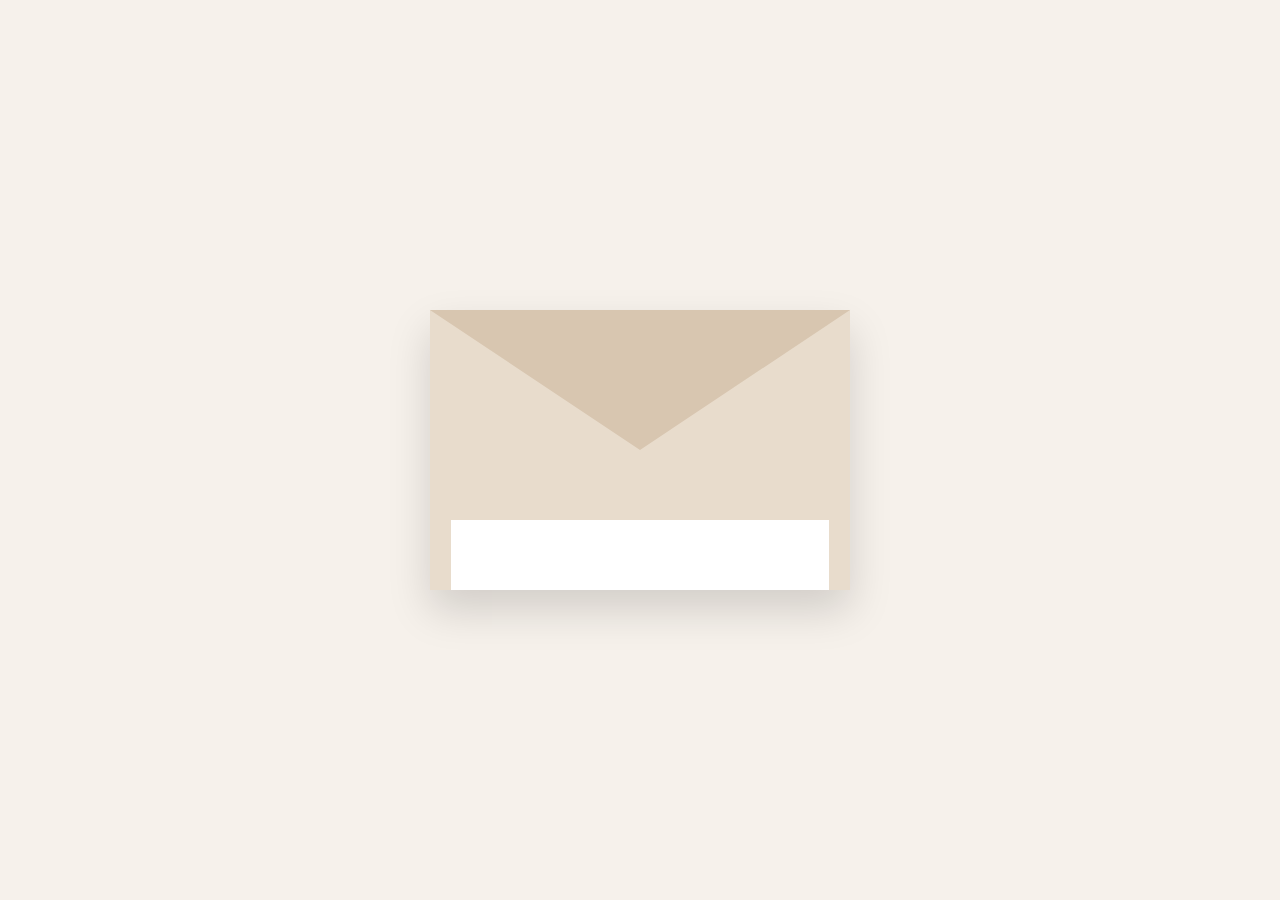
<file: index.html>
<!DOCTYPE html>
<html lang="de">
<head>
  <meta charset="UTF-8">
  <title>Invite</title>
  <meta name="viewport" content="width=device-width, initial-scale=1">
  <link rel="stylesheet" href="1.css">
</head>

<body class="start-page">

<div class="container">
  <div class="envelope" onclick="openEnvelope()">
    <div class="flap"></div>

    <!-- letter starts INSIDE -->
    <div class="letter">
      <p>You're invited</p>
    </div>
  </div>
</div>

<script>
  function openEnvelope() {
    const env = document.querySelector(".envelope");
    env.classList.add("open");
    setTimeout(() => {
      window.location.href = "two.html";
    }, 2100);
  }
</script>

</body>
</html>
</file>
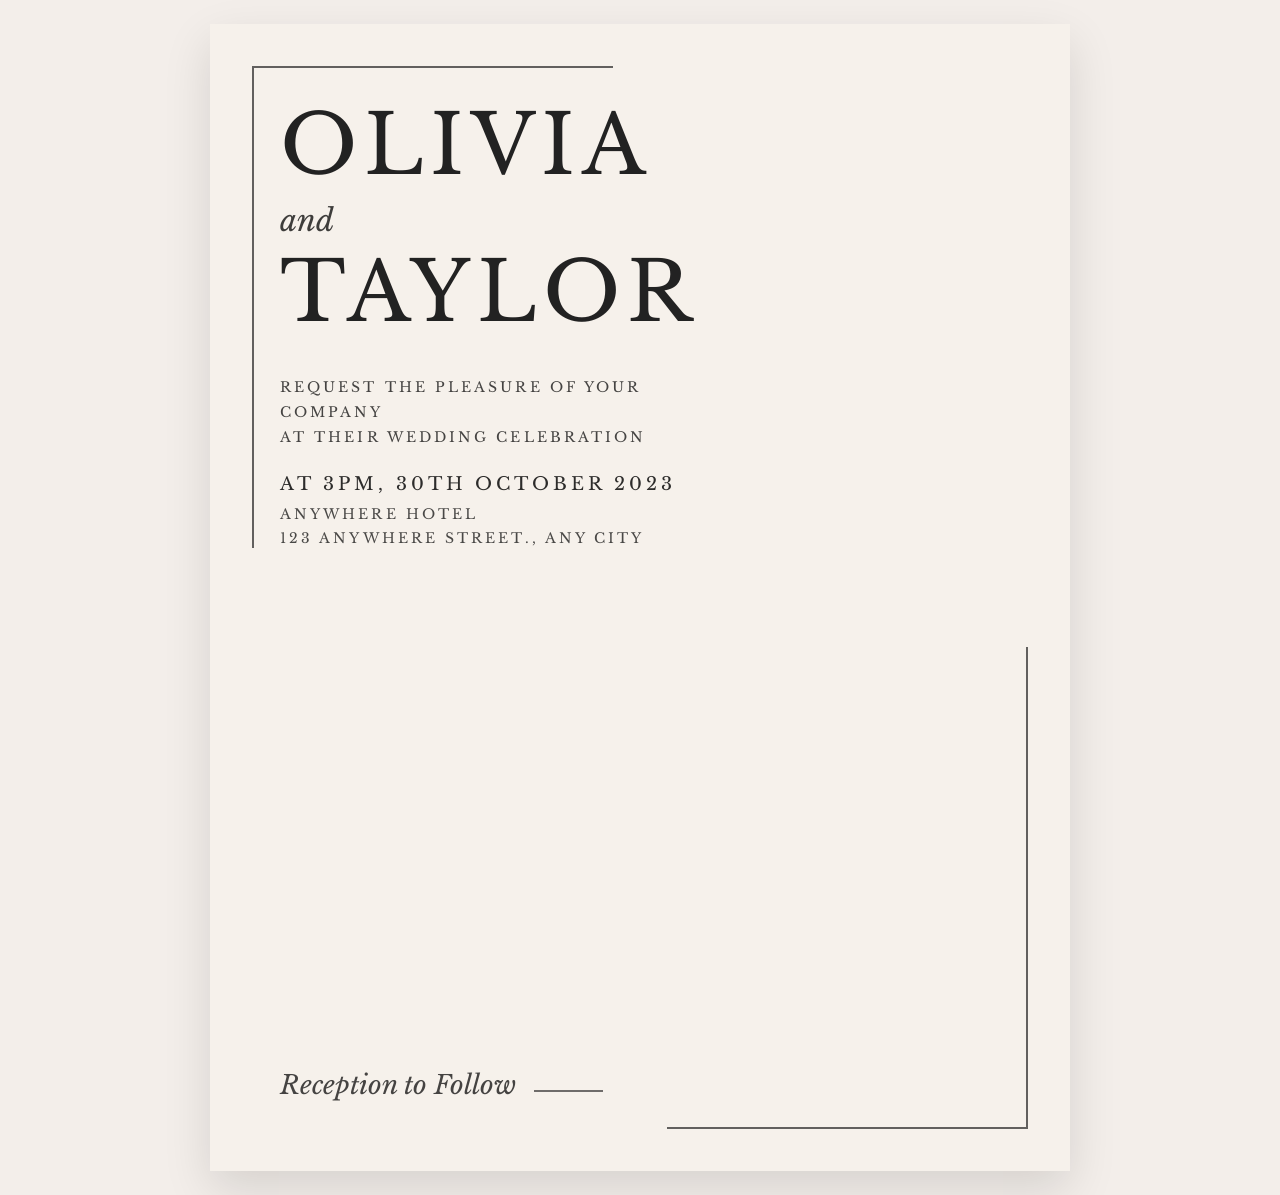
<file: two.html>
<!DOCTYPE html>
<html lang="de">
<head>
  <meta charset="UTF-8">
  <title>Wedding Invitation</title>
  <meta name="viewport" content="width=device-width, initial-scale=1">

  <!-- One font for EVERYTHING -->
  <link rel="preconnect" href="https://fonts.googleapis.com">
  <link rel="preconnect" href="https://fonts.gstatic.com" crossorigin>
  <link href="https://fonts.googleapis.com/css2?family=Libre+Baskerville:ital,wght@0,400;1,400&display=swap" rel="stylesheet">

  <link rel="stylesheet" href="1.css">
</head>

<body class="invite-page">

<main class="invite-wrap">
  <section class="invite-card">

    <!-- corner lines -->
    <span class="corner corner-tl"></span>
    <span class="corner corner-br"></span>

    <!-- Flower top-right (NO rotation, mirrored to match template direction) -->
    <div class="flower" aria-hidden="true">
      <svg viewBox="0 0 600 600" xmlns="http://www.w3.org/2000/svg">
        <g fill="none" stroke="#222" stroke-width="2.1" stroke-linecap="round" stroke-linejoin="round" opacity="0.9">

          <!-- stems -->
          <path d="M430 520 C400 470 370 420 350 385 C320 330 280 300 235 275" />
          <path d="M390 520 C380 470 375 430 360 400 C340 350 305 315 270 292" />

          <!-- leaves -->
          <path d="M360 410 C410 395 440 425 420 470 C398 515 342 485 360 410" />
          <path d="M320 390 C270 400 240 440 265 485 C290 530 350 485 320 390" />

          <!-- flower (top) -->
          <path d="M255 200 C225 160 170 165 155 210 C135 270 190 320 245 290 C300 260 300 225 255 200" />
          <path d="M245 290 C220 260 215 235 225 205" />
          <path d="M245 290 C270 260 285 238 295 210" />
          <path d="M245 290 C245 255 228 235 205 220" />

          <!-- flower (bottom) -->
          <path d="M315 285 C285 255 235 262 220 300 C200 350 245 405 300 375 C355 345 355 312 315 285" />
          <path d="M300 375 C272 345 270 318 282 290" />
          <path d="M300 375 C328 345 345 320 358 292" />
          <path d="M300 375 C300 340 282 322 255 305" />

          <!-- bud -->
          <path d="M470 380 C495 372 510 395 495 412 C480 427 458 412 470 380" />
          <path d="M445 400 C455 392 463 386 470 380" />

        </g>
      </svg>
    </div>

    <!-- text -->
    <div class="invite-content">

      <div class="names">
        <div class="name">OLIVIA</div>
        <div class="and">and</div>
        <div class="name">TAYLOR</div>
      </div>

      <p class="smallcaps">
        REQUEST THE PLEASURE OF YOUR COMPANY<br>
        AT THEIR WEDDING CELEBRATION
      </p>

      <div class="details">
        <p class="date">AT 3PM, 30TH OCTOBER 2023</p>
        <p class="place">ANYWHERE HOTEL</p>
        <p class="address">123 ANYWHERE STREET., ANY CITY</p>
      </div>

      <div class="footer-script">
        <span>Reception to Follow</span>
        <span class="line"></span>
      </div>

    </div>

  </section>
</main>

</body>
</html>
</file>
<file: 1.css>
/* =====================
   RESET + FONT
   ===================== */
* { margin: 0; padding: 0; box-sizing: border-box; }

body {
  font-family: "Libre Baskerville", Georgia, serif;
  color: #222;
}

/* =====================
   START PAGE (Envelope)
   ===================== */
.start-page{
  height: 100vh;
  background: #f6f1eb;
  display: flex;
  justify-content: center;
  align-items: center;
}

.container { perspective: 1000px; }

/* envelope base */
.envelope {
  width: 420px;
  height: 280px;
  background: #e8dccc;
  position: relative;
  cursor: pointer;
  box-shadow: 0 20px 40px rgba(0,0,0,0.15);
  overflow: hidden; /* IMPORTANT: keeps letter inside until it slides out */
}

/* flap (seal) */
.flap {
  position: absolute;
  top: 0;
  left: 0;
  width: 100%;
  height: 100%;
  background: #d8c6b0;
  clip-path: polygon(0 0, 100% 0, 50% 50%);
  transform-origin: top;
  transition: transform 1s ease;
  z-index: 3;
}

/* letter starts INSIDE */
.letter {
  position: absolute;
  left: 5%;
  bottom: -65%;          /* sits inside envelope */
  width: 90%;
  height: 90%;
  background: #fff;
  display: flex;
  justify-content: center;
  align-items: center;
  transition: transform 1.1s ease;
  z-index: 2;
}

.letter p {
  font-size: 18px;
  letter-spacing: 0.06em;
}

/* open animation */
.envelope.open .flap {
  transform: rotateX(180deg);
}

.envelope.open .letter {
  transform: translateY(-155%); /* slides out */
}

/* =====================
   INVITE PAGE
   ===================== */
.invite-page{
  min-height: 100vh;
  background: #f3eeea;
}

.invite-wrap{
  min-height: 100vh;
  display: grid;
  place-items: center;
  padding: 24px;
}

.invite-card{
  position: relative;
  width: min(860px, 92vw);
  aspect-ratio: 3 / 4;
  background: #f6f1eb;
  padding: clamp(28px, 6vw, 70px);
  box-shadow: 0 18px 45px rgba(0,0,0,0.12);
  overflow: hidden;
}

/* corner lines */
.corner{
  position: absolute;
  width: 42%;
  height: 42%;
  pointer-events: none;
}

.corner-tl{
  top: 42px;
  left: 42px;
  border-top: 2px solid rgba(0,0,0,0.6);
  border-left: 2px solid rgba(0,0,0,0.6);
}

.corner-br{
  bottom: 42px;
  right: 42px;
  border-bottom: 2px solid rgba(0,0,0,0.6);
  border-right: 2px solid rgba(0,0,0,0.6);
}

/* FLOWER: fixed orientation (no rotation), anchored top-right */
.flower{
  position: absolute;
  top: 34px;
  right: 24px;
  width: min(48%, 360px);
  transform: scaleX(-1);       /* mirror to match Canva-like direction */
  transform-origin: top right; /* anchored so it won't drift */
  opacity: 0.9;
  pointer-events: none;
}

.flower svg{
  width: 100%;
  height: auto;
  display: block;
}

/* text layout */
.invite-content{
  height: 100%;
  display: flex;
  flex-direction: column;
  justify-content: center;
  gap: clamp(14px, 2.2vw, 22px);
  max-width: 56%;
}

.names .name{
  font-size: clamp(44px, 6.8vw, 82px);
  letter-spacing: 0.08em;
  font-weight: 400;
}

.and{
  font-style: italic;
  font-size: clamp(20px, 2.6vw, 30px);
  margin: 6px 0 2px;
  color: rgba(0,0,0,0.75);
}

.smallcaps{
  margin-top: 10px;
  font-size: clamp(11px, 1.4vw, 14px);
  letter-spacing: 0.22em;
  line-height: 1.8;
  text-transform: uppercase;
  color: rgba(0,0,0,0.72);
}

.details .date{
  letter-spacing: 0.22em;
  text-transform: uppercase;
  font-size: clamp(13px, 1.6vw, 18px);
  margin-bottom: 10px;
  color: rgba(0,0,0,0.82);
}

.details .place,
.details .address{
  letter-spacing: 0.22em;
  text-transform: uppercase;
  font-size: clamp(11px, 1.4vw, 14px);
  color: rgba(0,0,0,0.7);
  margin-top: 6px;
}

/* bottom “Reception to Follow” + line */
.footer-script{
  margin-top: auto;
  display: flex;
  align-items: center;
  gap: 18px;
  max-width: 80%;
}

.footer-script span:first-child{
  font-style: italic;
  font-size: clamp(16px, 2.2vw, 26px);
  color: rgba(0,0,0,0.72);
  white-space: nowrap;
}

.footer-script .line{
  height: 2px;
  flex: 1;
  background: rgba(0,0,0,0.55);
  transform: translateY(6px);
}

/* mobile */
@media (max-width: 560px){
  .invite-content{ max-width: 100%; }
  .flower{ width: 56%; opacity: 0.75; }
}
</file>
